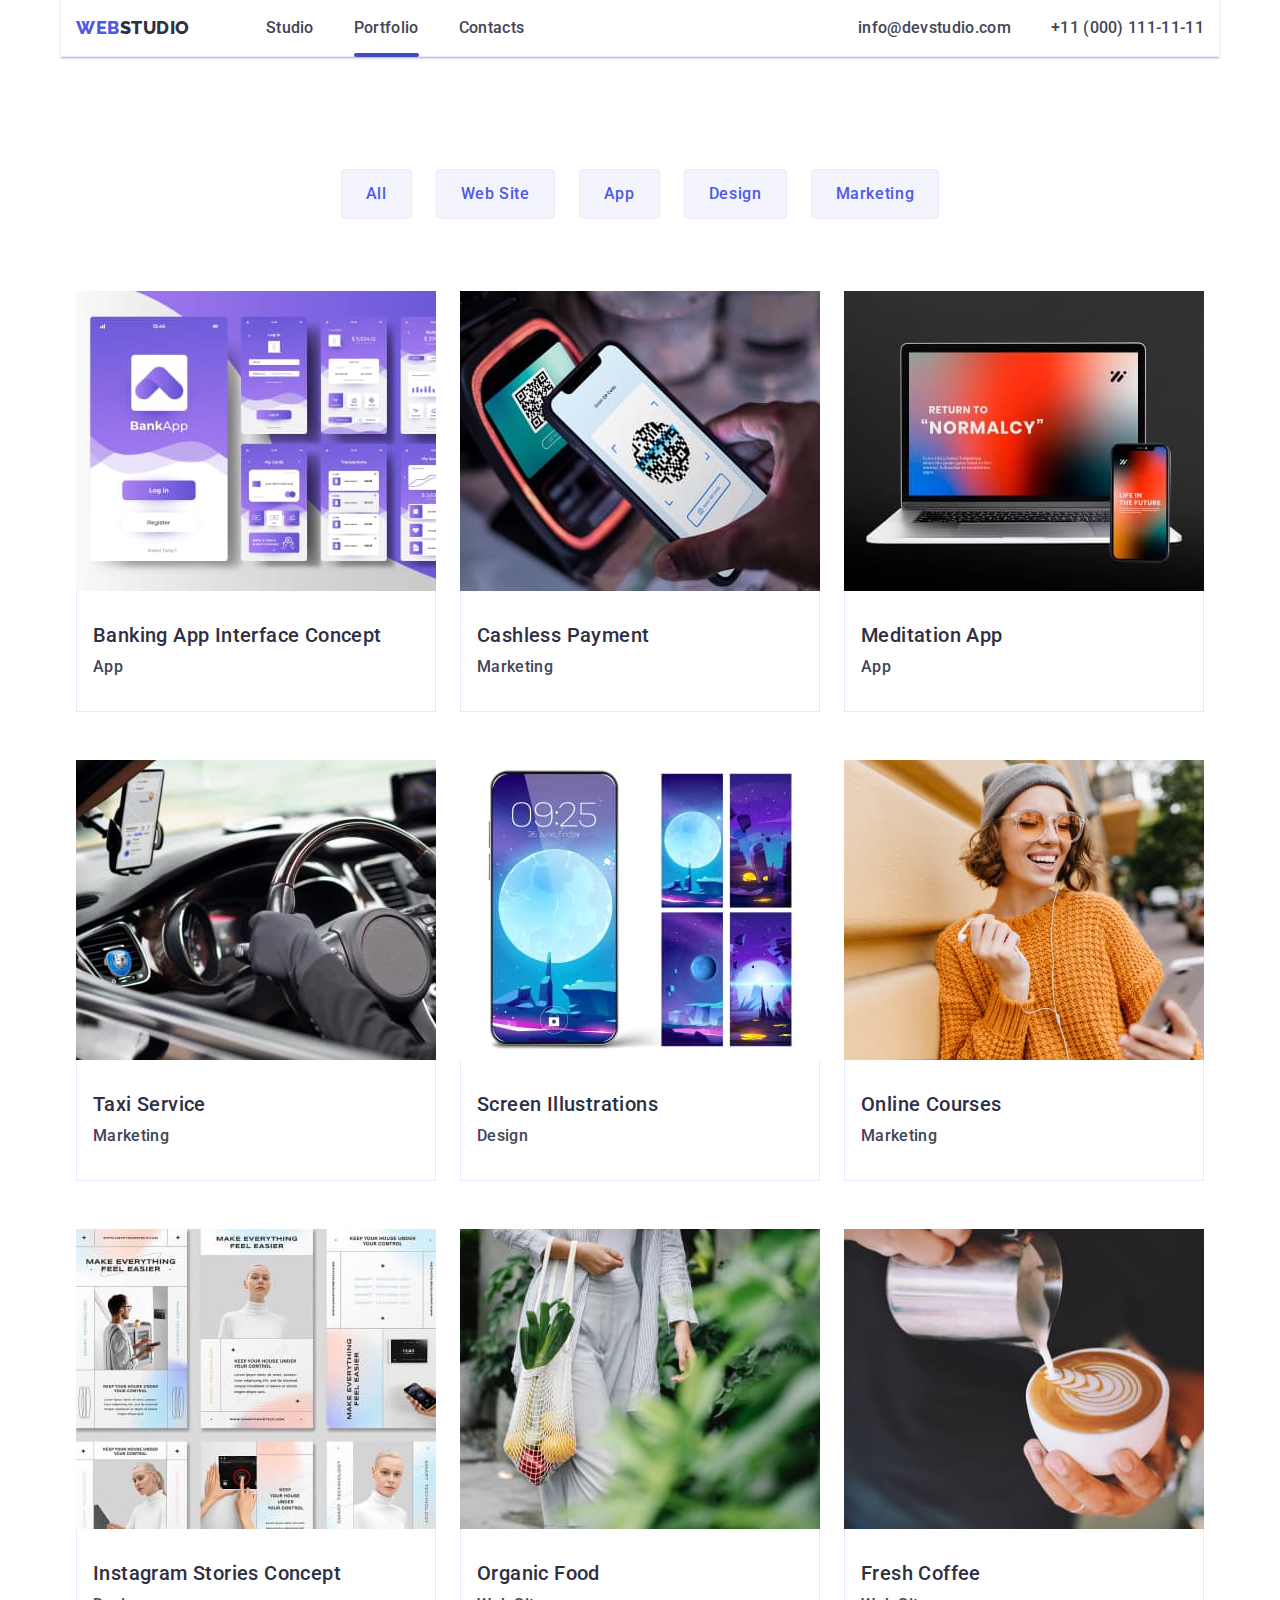
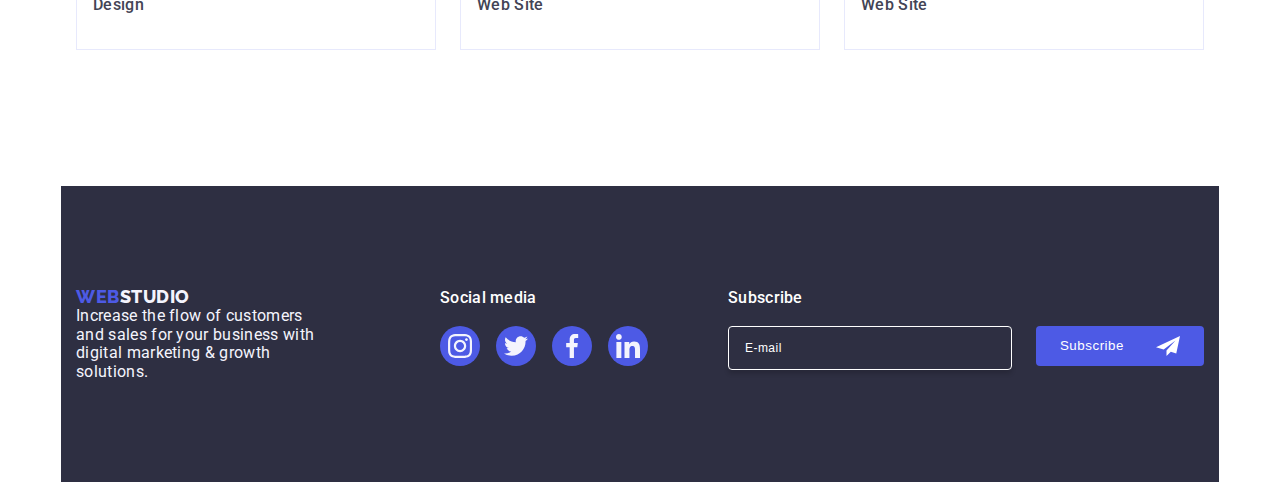
<file: portfolio.html>
<!DOCTYPE html>
<html lang="en">

<head>
  <meta charset="UTF-8" />
  <meta name="viewport" content="width=device-width, initial-scale=1.0" />
  <title>Portofolio</title>

  <link rel="stylesheet" href="https://cdnjs.cloudflare.com/ajax/libs/modern-normalize/2.0.0/modern-normalize.min.css"
    integrity="sha512-4xo8blKMVCiXpTaLzQSLSw3KFOVPWhm/TRtuPVc4WG6kUgjH6J03IBuG7JZPkcWMxJ5huwaBpOpnwYElP/m6wg=="
    crossorigin="anonymous" referrerpolicy="no-referrer" />
  <link rel="stylesheet" href="./css/styles.css" />
  <link rel="preconnect" href="https://fonts.googleapis.com" />
  <link rel="preconnect" href="https://fonts.gstatic.com" crossorigin />
  <link href="https://fonts.googleapis.com/css2?family=Raleway:wght@700&family=Roboto:wght@400;500;700;900&display=swap"
    rel="stylesheet" />
</head>

<body>
  <header class="header">
    <div class="header-div container">
      <nav class="nav">
        <a href="./index.html" class="logo-link link">
          Web<span class="logo-second-word">Studio</span></a>
        <ul class="list nav-menu">
          <li><a href="./index.html" class="nav-link link">Studio</a></li>
          <li>
            <a href="./portfolio.html" class="nav-link link studio-selected">Portfolio</a>
          </li>
          <li><a href="" class="nav-link link">Contacts</a></li>
        </ul>
      </nav>
      <!-- contact section -->

      <address class="address list">
        <ul class="list address-list">
          <li>
            <a href="mailto:info@devstudio.com" class="phone-email link">info@devstudio.com</a>
          </li>
          <li>
            <a href="tel:+110001111111" class="phone-email link">+11 (000) 111-11-11</a>
          </li>
        </ul>
      </address>
      <div class="ham-menu-div">
        <svg class="ham-menu-svg js-open-menu" xmlns="http://www.w3.org/2000/svg" width="32" height="22"
          viewBox="0 0 32 22" fill="none">
          <g clip-path="url(#clip0_297053_2156)">
            <path d="M1.34766 20.0431H30.8861M1.34766 10.7354H30.8861M1.34766 1.42773H30.8861" stroke="#2E2F42"
              stroke-width="3" stroke-linecap="round" stroke-linejoin="round" />
          </g>
          <defs>
            <clipPath id="clip0_297053_2156">
              <rect width="32" height="22" fill="white" />
            </clipPath>
          </defs>
        </svg>
      </div>
    </div>
  </header>

  <!-- button section -->
  <main>
    <section class="filter-section">
      <div class="portfolio-section-div container">
        <h1 class="visually-hidden">nu poate fi gol</h1>
        <ul class="list buttons-list">
          <li>
            <button type="button" class="button">All</button>
          </li>
          <li>
            <button type="button" class="button">Web Site</button>
          </li>
          <li>
            <button type="button" class="button">App</button>
          </li>
          <li>
            <button type="button" class="button">Design</button>
          </li>
          <li>
            <button type="button" class="button">Marketing</button>
          </li>
        </ul>

        <!-- pictures section -->

        <ul class="list portfolio-list">
          <li class="portfolio-list-list">
            <a href="" class="link portfolio-link">
              <div class="transition-portfolio-div">
                <img src="./images/imgapp-interface-1.jpg" alt="bank aplication" width="360" />
                <p class="transition-portfolio-paragraf">
                  14 Stylish and User-Friendly App Design Concepts · Task
                  Manager App · Calorie Tracker App · Exotic Fruit Ecommerce
                  App · Cloud Storage App
                </p>
              </div>
              <div class="portfolio-link-div">
                <h2 class="projects-name">Banking App Interface Concept</h2>
                <p class="projects-description">App</p>
              </div>
            </a>
          </li>
          <li class="portfolio-list-list">
            <a href="" class="link portfolio-link">
              <div class="transition-portfolio-div">
                <img src="./images/imgapp-payment-1.jpg" alt="phone aplication" width="360" />
                <p class="transition-portfolio-paragraf">
                  14 Stylish and User-Friendly App Design Concepts · Task
                  Manager App · Calorie Tracker App · Exotic Fruit Ecommerce
                  App · Cloud Storage App
                </p>
              </div>
              <div class="portfolio-link-div">
                <h2 class="projects-name">Cashless Payment</h2>
                <p class="projects-description">Marketing</p>
              </div>
            </a>
          </li>
          <li class="portfolio-list-list">
            <a href="" class="link portfolio-link">
              <div class="transition-portfolio-div">
                <img src="./images/imglaptopand-phone-1.jpg" alt="computer aplication" width="360" />
                <p class="transition-portfolio-paragraf">
                  14 Stylish and User-Friendly App Design Concepts · Task
                  Manager App · Calorie Tracker App · Exotic Fruit Ecommerce
                  App · Cloud Storage App
                </p>
              </div>
              <div class="portfolio-link-div">
                <h2 class="projects-name">Meditation App</h2>
                <p class="projects-description">App</p>
              </div>
            </a>
          </li>
          <li class="portfolio-list-list">
            <a href="" class="link portfolio-link">
              <div class="transition-portfolio-div">
                <img src="./images/imgtaxi-service-1.jpg" alt="inide the car" width="360" />
                <p class="transition-portfolio-paragraf">
                  14 Stylish and User-Friendly App Design Concepts · Task
                  Manager App · Calorie Tracker App · Exotic Fruit Ecommerce
                  App · Cloud Storage App
                </p>
              </div>
              <div class="portfolio-link-div">
                <h2 class="projects-name">Taxi Service</h2>
                <p class="projects-description">Marketing</p>
              </div>
            </a>
          </li>
          <li class="portfolio-list-list">
            <a href="" class="link portfolio-link">
              <div class="transition-portfolio-div">
                <img src="./images/imgscreen-illustration-1.jpg" alt="phone interface" width="360" />
                <p class="transition-portfolio-paragraf">
                  14 Stylish and User-Friendly App Design Concepts · Task
                  Manager App · Calorie Tracker App · Exotic Fruit Ecommerce
                  App · Cloud Storage App
                </p>
              </div>
              <div class="portfolio-link-div">
                <h2 class="projects-name">Screen Illustrations</h2>
                <p class="projects-description">Design</p>
              </div>
            </a>
          </li>
          <li class="portfolio-list-list">
            <a href="" class="link portfolio-link">
              <div class="transition-portfolio-div">
                <img src="./images/imgonline-courses-1.jpg" alt="persoana" width="360" />
                <p class="transition-portfolio-paragraf">
                  14 Stylish and User-Friendly App Design Concepts · Task
                  Manager App · Calorie Tracker App · Exotic Fruit Ecommerce
                  App · Cloud Storage App
                </p>
              </div>
              <div class="portfolio-link-div">
                <h2 class="projects-name">Online Courses</h2>
                <p class="projects-description">Marketing</p>
              </div>
            </a>
          </li>
          <li class="portfolio-list-list">
            <a href="" class="link portfolio-link">
              <div class="transition-portfolio-div">
                <img src="./images/imgconcept-1.jpg" alt="aplication interface" width="360" />
                <p class="transition-portfolio-paragraf">
                  14 Stylish and User-Friendly App Design Concepts · Task
                  Manager App · Calorie Tracker App · Exotic Fruit Ecommerce
                  App · Cloud Storage App
                </p>
              </div>
              <div class="portfolio-link-div">
                <h2 class="projects-name">Instagram Stories Concept</h2>
                <p class="projects-description">Design</p>
              </div>
            </a>
          </li>
          <li class="portfolio-list-list">
            <a href="" class="link portfolio-link">
              <div class="transition-portfolio-div">
                <img src="./images/imgorganic-food-1.jpg" alt="groceries" width="360" />
                <p class="transition-portfolio-paragraf">
                  14 Stylish and User-Friendly App Design Concepts · Task
                  Manager App · Calorie Tracker App · Exotic Fruit Ecommerce
                  App · Cloud Storage App
                </p>
              </div>
              <div class="portfolio-link-div">
                <h2 class="projects-name">Organic Food</h2>
                <p class="projects-description">Web Site</p>
              </div>
            </a>
          </li>
          <li class="portfolio-list-list">
            <a href="" class="link portfolio-link">
              <div class="transition-portfolio-div">
                <img src="./images/imgfresh-coffe-1.jpg" alt="coffe" width="360" />
                <p class="transition-portfolio-paragraf">
                  14 Stylish and User-Friendly App Design Concepts · Task
                  Manager App · Calorie Tracker App · Exotic Fruit Ecommerce
                  App · Cloud Storage App
                </p>
              </div>
              <div class="portfolio-link-div">
                <h2 class="projects-name">Fresh Coffee</h2>
                <p class="projects-description">Web Site</p>
              </div>
            </a>
          </li>
        </ul>
      </div>
    </section>
  </main>
  <!-- footer section -->
  <footer class="foooter-bg">
    <div class="footer-div container">

      <div class="footer-div-logo">
        <a href="./index.html" class="logo-link link">
          Web<span class="logo-second-word-footer">Studio</span></a>
        <p class="footer-text-portfolio">
          Increase the flow of customers and sales for your business with
          digital marketing & growth solutions.
        </p>
        <address></address>
      </div>
      <div class="social-media-div">
        <p class="social-media-text">Social media</p>
        <ul class="list footer-ul-list-svg">
          <li class="footer-list-svg">
            <a href="" class="footer-link-svg">
              <svg width="24" height="24" class="footer-svg">
                <use href="./images/icons.svg#instagram"></use>
              </svg>
            </a>
          </li>
          <li class="footer-list-svg">
            <a href="" class="footer-link-svg">
              <svg width="24" height="24" class="footer-svg">
                <use href="./images/icons.svg#twitter"></use>
              </svg>
            </a>
          </li>
          <li class="footer-list-svg">
            <a href="" class="footer-link-svg">
              <svg width="24" height="24" class="footer-svg">
                <use href="./images/icons.svg#facebook"></use>
              </svg>
            </a>
          </li>
          <li class="footer-list-svg">
            <a href="" class="footer-link-svg">
              <svg width="24" height="24" class="footer-svg">
                <use href="./images/icons.svg#linkedin"></use>
              </svg>
            </a>
          </li>
        </ul>
      </div>
      <div class="footer-subscribe">
        <p class="footer-subscribe-p">Subscribe</p>
        <form name="mailsub" class="footer-form">
          <label class="footer-label">
            <input name="subscription" type="email" placeholder="E-mail" class="footer-form-input" />
          </label>
          <button type="submit" class="subscribe-button">
            Subscribe
            <svg width="24" height="24" class="subscribe-svg">
              <use href="./images/icons.svg#airplane" class="subscribe-svg-svg"></use>
            </svg>
          </button>
        </form>
      </div>
    </div>
  </footer>
  <!-- Burger Menu -->
  <div class="burger-menu-div is-open js-menu-container">
    <button type="button" class="burger-menu-button js-close-menu">
      <svg xmlns="http://www.w3.org/2000/svg" width="8" height="8" viewBox="0 0 8 8" fill="none">
        <g clip-path="url(#clip0_628519_170)">
          <path
            d="M8 0.805714L7.19429 0L4 3.19429L0.805714 0L0 0.805714L3.19429 4L0 7.19429L0.805714 8L4 4.80571L7.19429 8L8 7.19429L4.80571 4L8 0.805714Z"
            fill="#2E2F42" />
        </g>
        <defs>
          <clipPath id="clip0_628519_170">
            <rect width="8" height="8" fill="white" />
          </clipPath>
        </defs>
      </svg>
    </button>
    <nav class="nav-burger-menu">
      <ul class="list nav-burger-menu-ul">
        <li class="nav-burger-menu-li">
          <a href="./index.html" class="link nav-burger-link">Studio</a>
        </li>
        <li>
          <a href="./portfolio.html" class="link nav-burger-link">Portfolio</a>
        </li>
        <li><a href="" class="link nav-burger-link">Contacts</a></li>
      </ul>
    </nav>
    <address class="burger-menu-address">
      <ul class="list burger-menu-address-ul">
        <li>
          <a href="tel:+110001111111" class="link burger-menu-address-link-phone">+11 (000) 111-11-11</a>
        </li>
        <li>
          <a href="mailto:info@devstudio.com" class="link burger-menu-address-link-mail">info@devstudio.com</a>
        </li>
      </ul>
    </address>
    <ul class="list burger-menu-media-ul">
      <li class="section-three-list-svg">
        <a href="" class="section-three-link-svg">
          <svg width="16" height="16" class="section-three-svg">
            <use href="./images/icons.svg#instagram"></use>
          </svg>
        </a>
      </li>
      <li class="section-three-list-svg">
        <a href="" class="section-three-link-svg">
          <svg width="16" height="16" class="section-three-svg">
            <use href="./images/icons.svg#twitter"></use>
          </svg>
        </a>
      </li>
      <li class="section-three-list-svg">
        <a href="" class="section-three-link-svg">
          <svg width="16" height="16" class="section-three-svg">
            <use href="./images/icons.svg#facebook"></use>
          </svg>
        </a>
      </li>
      <li class="section-three-list-svg">
        <a href="" class="section-three-link-svg">
          <svg width="16" height="16" class="section-three-svg">
            <use href="./images/icons.svg#linkedin"></use>
          </svg>
        </a>
      </li>
    </ul>
  </div>
  <script src="./mobile-menu.js"></script>
</body>

</html>
</file>
<file: css/styles.css>
:root {
  --color-white: white;
  --color-navy: #2e2f42;
  --color-slate: #434455;
  --color-cloud: #f4f4fd;
  --color-logo: #4d5ae5;
  --background-color: #2e2f42;
  --button-hover-color: #404bbf;
  --logo-font-family: "Raleway", sans-serif;
  --text-font-family: "Roboto", sans-serif;
}

body {
  font-family: var(--text-font-family);
  background-color: var(--color-white);
  color: var(--color-slate);
  width: fit-content;
  max-width: 1158px;
  margin: auto;
}

ul {
  padding: 0;
}
p {
  margin: 0;
}

h2 {
  margin: 0;
}

.link {
  text-decoration: none;
  font-weight: 500;
  line-height: 1.5;
  letter-spacing: 0.02em;
  color: var(--list-color);
}

.link:hover {
  color: #404bbf;
}
.link:focus {
  color: #404bbf;
}

.list {
  list-style: none;
}

img {
  display: block;
}

.container {
  /* width: 1158px; */
  margin: 0 auto;
  padding: 0 15px;
}

.header {
  border-bottom: 1px solid #e7e9fc;
  box-shadow: 0px 2px 1px rgba(46, 47, 66, 0.08),
    0px 1px 1px rgba(46, 47, 66, 0.16), 0px 1px 6px rgba(46, 47, 66, 0.08);
}

.header-div {
  display: flex;
  justify-content: space-between;
}

.nav {
  display: flex;
  align-items: center;
}

.nav-link {
  color: var(--color-navy);
  font-size: 16px;
  font-weight: 500;
  line-height: 150%;
  letter-spacing: 0.32px;
  padding: 24px 0;
  transition: color 250ms cubic-bezier(0.4, 0, 0.2, 1);
  color: var(--color-slate);
  position: relative;
  overflow: hidden;
}

.studio-selected::after {
  content: "";
  position: absolute;
  left: 0;
  bottom: 4px;
  height: 4px;
  width: 100%;
  background-color: #404bbf;
  border-radius: 2px;
}

.nav-link:hover .nav-link:focus {
  color: var(--button-hover-color);
}

.nav-menu {
  display: flex;
  gap: 40px;
}

.logo-link {
  color: var(--color-logo);
  font-family: var(--logo-font-family);
  font-size: 18px;
  font-weight: 800;
  line-height: 1.17;
  letter-spacing: 0.54px;
  text-transform: uppercase;
  margin-right: 76px;
  display: inline-block;
}

.logo-second-word {
  color: var(--color-navy);
}

.address {
  color: var(--color-slate);
  font-size: 16px;
  font-style: normal;
  line-height: 150%;
  letter-spacing: 0.32px;
}

.address-list {
  display: flex;
  gap: 40px;
  padding-left: 251px;
}

.address:hover .address:focus {
  color: var(--color-cloud);
}

.ham-menu-div {
  display: none;
}

.title_section {
  margin: auto;
  background-color: var(--color-navy);
  padding: 188px 0;
  background-image: linear-gradient(
      rgba(46, 47, 66, 0.7),
      rgba(46, 47, 66, 0.7)
    ),
    url(../images/background-image.jpg);
  max-width: 1440px;
  background-repeat: no-repeat;
  background-position: center;
  background-size: cover;
}

.title-efectiv-solution {
  color: var(--color-white);
  text-align: center;
  font-size: 56px;
  font-weight: 700;
  line-height: 107.143%;
  letter-spacing: 1.12px;
  max-width: 496px;
  margin: auto;
  padding-bottom: 48px;
}

.book_service_button {
  background-color: #4d5ae5;
  font-family: "Roboto", sans-serif;
  font-weight: 500;
  font-size: 16px;
  line-height: 1.5;
  letter-spacing: 0.04em;
  color: #ffffff;
  cursor: pointer;
  display: block;
  min-width: 169px;
  height: 56px;
  border: none;
  border-radius: 4px;
  margin: auto;
  transition: background-color 250ms cubic-bezier(0.4, 0, 0.2, 1);
}

.book_service_button:hover {
  background-color: #404bbf;
}
.book_service_button:focus {
  background-color: #404bbf;
}

.button {
  font-family: "Roboto", sans-serif;
  font-weight: 500;
  font-size: 16px;
  line-height: 1.5;
  letter-spacing: 0.04em;
  color: #4d5ae5;
  background-color: #f4f4fd;

  cursor: pointer;
  padding: 12px 24px;
  border: 1px solid #e7e9fc;
  border-radius: 4px;
  transition: color 250ms cubic-bezier(0.4, 0, 0.2, 1),
    background-color 250ms cubic-bezier(0.4, 0, 0.2, 1),
    border-color 250ms cubic-bezier(0.4, 0, 0.2, 1),
    box-shadow 250ms cubic-bezier(0.4, 0, 0.2, 1);
}

.button:hover {
  background-color: #404bbf;
  color: #ffffffff;
  border: 1px solid transparent;
  box-shadow: 0px 3px 1px rgba(0, 0, 0, 0.1), 0px 2px 1px rgba(0, 0, 0, 0.08),
    0px 2px 2px rgba(0, 0, 0, 0.12);
}
.button:focus {
  background-color: #404bbf;
  color: #ffffffff;
  border: 1px solid transparent;
  box-shadow: 0px 3px 1px rgba(0, 0, 0, 0.1), 0px 2px 1px rgba(0, 0, 0, 0.08),
    0px 2px 2px rgba(0, 0, 0, 0.12);
}

.portfolio-list {
  display: flex;
  flex-wrap: wrap;
  column-gap: 24px;
  row-gap: 48px;
  justify-content: center;
}

.portfolio-link {
  width: calc((100%-48px) / 3);
  display: block;
  transition: box-shadow 250ms cubic-bezier(0.4, 0, 0.2, 1);
}

.portfolio-link:hover {
  box-shadow: 0px 1px 6px rgba(46, 47, 66, 0.08),
    0px 1px 1px rgba(46, 47, 66, 0.16), 0px 2px 1px rgba(46, 47, 66, 0.08);
}

.portfolio-link:focus {
  box-shadow: 0px 1px 6px rgba(46, 47, 66, 0.08),
    0px 1px 1px rgba(46, 47, 66, 0.16), 0px 2px 1px rgba(46, 47, 66, 0.08);
}

.portfolio-link:hover .transition-portfolio-paragraf {
  transform: translateY(0%);
}

.portfolio-link:focus .transition-portfolio-paragraf {
  transform: translateY(0%);
}

.transition-portfolio-div {
  position: relative;
  overflow: hidden;
}

.transition-portfolio-paragraf {
  position: absolute;
  top: 0;
  font-size: 16px;
  line-height: 1.5;
  letter-spacing: 0.02em;
  color: var(--color-cloud);
  padding: 40px 32px;
  background-color: #4d5ae5;
  height: 100%;
  width: 100%;
  transform: translateY(100%);
  transition: transform 250ms cubic-bezier(0.4, 0, 0.2, 1);
}

.portfolio-link-div {
  padding: 32px 16px;
  border: 1px solid #e7e9fc;
  border-top: none;
}

.section-one-icons {
  display: flex;
  justify-content: center;
  align-items: center;
  width: 264px;
  height: 112px;
  border-radius: 4px;
  background: #f4f4fd;
  margin-bottom: 8px;
}

.section-one-svg {
  width: 64px;
  height: 64px;
}

.section-one {
  padding: 120px 0;
}

.visually-hidden {
  position: absolute;
  width: 1px;
  height: 1px;
  margin: -1px;
  border: 0;
  padding: 0;

  white-space: nowrap;
  clip-path: inset(100%);
  clip: rect(0 0 0 0);
  overflow: hidden;
}

.section-one-list {
  display: flex;
  gap: 24px;
}

.section-one-list-child {
  width: 100%;
  min-width: 264px;
}

.feature-title {
  font-size: 20px;
  font-weight: 500;
  line-height: 120%;
  letter-spacing: 0.4px;
  color: var(--color-navy);
  margin-bottom: 8px;
}

.paragraf_item-section-two {
  font-size: 16px;
  line-height: 150%;
  letter-spacing: 0.32px;
  color: var(--color-slate);
}

.paragraf_item {
  font-size: 16px;
  line-height: 150%;
  letter-spacing: 0.32px;
  color: var(--color-slate);
  text-align: center;
}

.what-are-we-doing-section {
  padding-bottom: 120px;
}

.what-we-do-title {
  font-size: 36px;
  font-weight: 700;
  line-height: 111.111%;
  letter-spacing: 0.72px;
  text-align: center;
  text-transform: capitalize;
  color: var(--color-navy);
  margin-bottom: 72px;
}

.section-two-list {
  display: flex;
  gap: 24px;
}

.section-two-images {
  min-width: 264;
}

.our_team_section {
  background-color: var(--color-cloud);
  padding: 120px 0;
}

.our-team {
  font-size: 36px;
  font-weight: 700;
  line-height: 111.111%;
  letter-spacing: 0.72px;
  text-align: center;
  text-transform: capitalize;
  color: var(--color-navy);
  margin-bottom: 72px;
}

.our-team-list {
  display: flex;
  gap: 24px;
}

/* .images {
  width: calc((100%-72px) / 4);
  border-radius: 0px 0px 4px 4px;
} */

.name-and-post {
  padding: 32px 0;
  display: flex;
  width: 264px;
  flex-direction: column;
  justify-content: center;
  align-items: center;
  gap: 8px;
}

.names {
  font-size: 20px;
  font-weight: 500;
  line-height: 120%;
  letter-spacing: 0.4px;
  color: var(--color-navy);
  text-align: center;
  margin-bottom: 8px;
}

.specialization {
  font-size: 16px;
  line-height: 1.5;
  letter-spacing: 0.02em;
  color: var(--color-slate);
  text-align: center;
}

.section-three-ul-list-svg {
  display: flex;
  justify-content: center;
  gap: 24px;
}

.our-team-list-svg {
  width: 40px;
  height: 40px;
}

.section-three-link-svg {
  height: 100%;
  width: 100%;
  background-color: #4d5ae5;
  border-radius: 50%;
  display: flex;
  align-items: center;
  justify-content: center;
  transition: background-color 250ms cubic-bezier(0.4, 0, 0.2, 1);
}

.section-three-link-svg:hover {
  background-color: #404bbf;
}

.section-three-link-svg:focus {
  background-color: #404bbf;
}

.section-three-svg {
  fill: #f4f4fd;
  width: 16px;
  height: 16px;
}

.image-background {
  background-color: var(--color-white);
  width: calc((100%-72px) / 4);
  border-radius: 0px 0px 4px 4px;
  box-shadow: 0px 2px 1px 0px rgba(46, 47, 66, 0.08),
    0px 1px 1px 0px rgba(46, 47, 66, 0.16),
    0px 1px 6px 0px rgba(46, 47, 66, 0.08);
}

.section-five {
  padding-top: 120px;
  padding-bottom: 120px;
}

.section-five-title {
  color: #2e2f42;
  text-align: center;

  margin-bottom: 72px;
  font-family: var(--text-font-family);
  font-size: 36px;
  font-style: normal;
  font-weight: 700;
  line-height: 111.111%;
  letter-spacing: 0.72px;
  text-transform: capitalize;
}

.section-five-ul-list {
  display: flex;
  gap: 24px;
}

.section-five-list {
  width: 168px;
  height: 88px;
}

.section-five-link {
  width: 100%;
  height: 100%;
  border-radius: 4px;
  border: 1px solid #8e8f99;
  display: flex;
  align-items: center;
  justify-content: center;
  color: #8e8f99;
  transition: border-color 250ms cubic-bezier(0.4, 0, 0.2, 1),
    color 250ms cubic-bezier(0.4, 0, 0.2, 1);
}

.section-five-link:hover {
  border-color: #404bbf;
  color: #404bbf;
}

.section-five-link:focus {
  border-color: #404bbf;
  color: #404bbf;
}

.section-five-svg {
  width: 104px;
  height: 56px;
  fill: currentColor;
}

.foooter-bg {
  background-color: var(--background-color);
  padding: 100px 0;
}

.footer-div {
  display: flex;
  align-items: baseline;
}

.footer-div-logo {
  margin-right: 120px;
}
.footer-text {
  font-size: 16px;
  line-height: 1.5;
  letter-spacing: 0.32px;
  color: var(--color-cloud);
  max-width: 264px;
}

.social-media-text {
  margin-bottom: 16px;
  font-family: Roboto;
  font-size: 16px;
  font-style: normal;
  font-weight: 500;
  line-height: 1.5;
  letter-spacing: 0.02em;
  color: #ffffffff;
}

.footer-ul-list-svg {
  display: flex;
  justify-content: center;
  gap: 16px;
}

.footer-list-svg {
  width: 40px;
  height: 40px;
}

.footer-link-svg {
  width: 100%;
  height: 100%;
  background-color: #4d5ae5;
  border-radius: 50%;
  display: flex;
  align-items: center;
  justify-content: center;
  transition: background-color 250ms cubic-bezier(0.4, 0, 0.2, 1);
}

.footer-link-svg:hover {
  background-color: #31d0aa;
}

.footer-link-svg:focus {
  background-color: #31d0aa;
}

.footer-svg {
  fill: #f4f4fd;
  width: 24px;
  height: 24px;
}

.footer-text-portfolio {
  font-size: 16px;
  line-height: 1.17;
  letter-spacing: 0.32px;
  color: var(--color-cloud);
  max-width: 264px;
}

.logo-second-word-footer {
  color: var(--color-cloud);
}

.filter-section {
  padding-top: 96px;
  padding-bottom: 120px;
}

.buttons-list {
  display: flex;
  justify-content: center;
  flex-wrap: wrap;
  gap: 24px;
  margin-bottom: 72px;
}

.button-filter {
  font-family: var(--text-font-family);
  color: #4d5ae5;
  font-size: 16px;
  font-weight: 500;
  line-height: 150%;
  letter-spacing: 0.64px;
  background-color: var(--color-cloud);
  cursor: pointer;
}

.button-filter:hover .button-filter:focus {
  color: #ffffffff;
  background-color: #404bbf;
}

.projects-name {
  color: var(--color-navy);
  font-weight: 500;
  font-size: 20px;
  line-height: 1.2;
  letter-spacing: 0.02em;
  margin-bottom: 8px;
}

.projects-description {
  color: var(--color-slate);
  font-size: 16px;
  line-height: 1.5;
  letter-spacing: 0.02em;
}

.phone-email {
  color: var(--color-slate);
  line-height: 1.5;
  letter-spacing: 0.02em;
  transition: color 250ms cubic-bezier(0.4, 0, 0.2, 1);
}

.phone-email:hover .phone-email:focus {
  background-color: var(--button-hover-color);
}

.modal-div {
  position: fixed;
  top: 0;
  left: 0;
  width: 100%;
  height: 100%;
  background-color: rgba(46, 47, 66, 0.4);
  transition: opacity 250ms cubic-bezier(0.4, 0, 0.2, 1),
    visibility 250ms cubic-bezier(0.4, 0, 0.2, 1);
}

.is-hidden {
  opacity: 0;
  visibility: hidden;
  pointer-events: none;
}

.is-open {
  opacity: 0;
  visibility: hidden;
  pointer-events: none;
}

.modal-container {
  position: absolute;
  top: 50%;
  left: 50%;
  transform: translate(-50%, -50%) scale(1);
  width: 408px;
  min-height: 584px;
  background: #fcfcfc;
  border-radius: 4px;
  transition: transform 250ms cubic-bezier(0.4, 0, 0.2, 1);
  box-shadow: 0px 2px 1px 0px rgba(0, 0, 0, 0.2),
    0px 1px 3px 0px rgba(0, 0, 0, 0.12), 0px 1px 1px 0px rgba(0, 0, 0, 0.14);
  padding: 72px 24px 24px 24px;
}

.modal-button {
  border: 1px solid rgba(0, 0, 0, 0.1);
  position: absolute;
  top: 24px;
  right: 24px;
  width: 24px;
  height: 24px;
  border-radius: 50%;
  display: flex;
  align-items: center;
  justify-content: center;
  background-color: #e7e9fc;
  padding: 0;
  cursor: pointer;
  transition: background-color 250ms cubic-bezier(0.4, 0, 0.2, 1),
    border 250ms cubic-bezier(0.4, 0, 0.2, 1);
}

.modal-button:hover {
  background-color: #404bbf;
  border: none;
  fill: #ffffff;
}

.modal-button:focus {
  background-color: #404bbf;
  border: none;
  fill: #ffffff;
}

.modal-svg {
  transition: fill 250ms cubic-bezier(0.4, 0, 0.2, 1);
}

.modal-p {
  color: #2e2f42;
  text-align: center;
  font-family: Roboto;
  font-size: 16px;
  font-style: normal;
  font-weight: 500;
  line-height: 150%;
  letter-spacing: 0.32px;
  margin-bottom: 16px;
}

.modal-div-name {
  margin-bottom: 8px;
}

.modal-label-name {
  font-size: 12px;
  line-height: 1.17;
  letter-spacing: 0.04em;
  color: #8e8f99;
  display: block;
  margin-bottom: 4px;
}

.modal-label-div {
  position: relative;
}

.modal-input-name {
  width: 100%;
  height: 40px;
  border: 1px solid rgba(46, 47, 66, 0.4);
  border-radius: 4px;
  background-color: transparent;
  padding-left: 38px;
  outline: transparent;
  transition: border-color 250ms cubic-bezier(0.4, 0, 0.2, 1);
}

.modal-input-name:focus {
  border-color: #4d5ae5;
}

.modal-input-name-svg {
  position: absolute;
  left: 16px;
  top: 50%;
  transform: translateY(-50%);
  transition: fill 250ms cubic-bezier(0.4, 0, 0.2, 1);
}

.modal-input-name:focus + .modal-input-name-svg {
  fill: #4d5ae5;
}

.modal-div-textarea {
  margin-bottom: 16px;
}

.modal-textarea {
  transition: border-color 250ms cubic-bezier(0.4, 0, 0.2, 1);
  width: 100%;
  height: 120px;
  font-size: 12px;
  line-height: 1.17;
  letter-spacing: 0.04em;
  color: rgba(46, 47, 66, 0.4);
  border: 1px solid rgba(46, 47, 66, 0.4);
  border-radius: 4px;
  background-color: transparent;
  padding: 8px 16px;
  outline: transparent;
  resize: none;
}

.modal-textarea:focus {
  border-color: #4d5ae5;
}

.modal-div-checkbox {
  margin-bottom: 24px;
}

.modal-label-checkbox {
  display: block;
  font-size: 12px;
  line-height: 1.17;
  letter-spacing: 0.04em;
  color: #8e8f99;
}

.checkbox-span {
  width: 16px;
  height: 16px;
  border: 1px solid rgba(46, 47, 66, 0.4);
  border-radius: 2px;
  display: inline-flex;
  align-items: center;
  justify-content: center;
  fill: transparent;
  transition: background-color 250ms cubic-bezier(0.4, 0, 0.2, 1),
    border 250ms cubic-bezier(0.4, 0, 0.2, 1),
    fill 250ms cubic-bezier(0.4, 0, 0.2, 1);
}

.privacy-link {
  color: #4d5ae5;
}

.moadal-form-button {
  font-family: "Roboto", sans-serif;
  display: block;
  min-width: 169px;
  height: 56px;
  font-size: 16px;
  font-weight: 500;
  line-height: 1.5;
  letter-spacing: 0.04em;
  color: #ffffff;
  cursor: pointer;
  background-color: #4d5ae5;
  border: none;
  border-radius: 4px;
  margin: auto;
  transition: background-color 250ms cubic-bezier(0.4, 0, 0.2, 1);
}

.footer-subscribe {
  margin-left: 80px;
}

.footer-subscribe-p {
  color: #fff;
  font-family: Roboto;
  font-size: 16px;
  font-style: normal;
  font-weight: 500;
  line-height: 150%;
  letter-spacing: 0.32px;
  margin-bottom: 16px;
}

.footer-form {
  display: flex;
  gap: 24px;
}

.footer-form-input {
  width: 264px;
  height: 40px;
  background-color: transparent;
  border-radius: 4px;
  border: 1px solid #fff;
  box-shadow: 0px 4px 4px 0px rgba(0, 0, 0, 0.15);
  padding-left: 16px;
  font-size: 12px;
  line-height: 1.5;
  letter-spacing: 0.04em;
  color: #ffffff;
}

.subscribe-button {
  display: flex;
  background-color: #4d5ae5;
  color: #ffffff;
  display: inline-flex;
  padding: 8px 24px;
  justify-content: center;
  align-items: center;
  gap: 16px;
  min-width: 165px;
  height: 40px;
  cursor: pointer;
  font-weight: 500;
  line-height: 1.5;
  letter-spacing: 0.04em;
  border: none;
  border-radius: 4px;
}

.subscribe-button:hover,
.subscribe-button:focus {
  background-color: #404bbf;
}

.subscribe-svg {
  margin-left: 16px;
  fill: #ffffff;
}

::placeholder {
  color: #ffffff;
}

input:checked + .modal-label-checkbox span:first-child {
  background-color: #404bbf;
  border: none;
  fill: #f4f4fd;
}

.burger-menu-div {
  /* width: 428px; */
  display: none;
}

@media screen and (429px <= width <= 768px) {
  .container {
    width: auto;
  }

  .header-div {
    /* display: flex; */
    margin: 0 auto;
    /* justify-content: space-between; */
  }

  .logo-link {
    margin: 0;
  }
  .nav-menu {
    display: none;
  }

  .address {
    display: none;
  }

  .ham-menu-div {
    display: flex;
    padding: 16px 0px 16px 0px;
    align-items: center;
  }

  .ham-menu-svg {
    cursor: pointer;
    gap: 56px;
  }

  .hero-page {
    display: flex;
    padding: 112px 0px 124px 0px;
  }

  .page-title {
    padding-bottom: 36px;
  }

  .section-one {
    display: flex;
    padding: 96px 0;
  }

  .section-one-icons {
    display: none;
  }

  .section-one-list {
    /* display: flex; */
    flex-wrap: wrap;
    justify-content: center;
  }

  .section-one-list-child {
    width: 100%;
    max-width: 356px;
  }

  .feature-title {
    max-width: 264px;
    font-family: Roboto;
    font-size: 36px;
    font-style: normal;
    font-weight: 700;
    line-height: 111.111%;
    letter-spacing: 0.72px;
    text-transform: capitalize;
  }

  .paragraf_item-section-two {
    max-width: 100%;
    color: #434455;
    font-family: Roboto;
    font-size: 16px;
    font-style: normal;
    font-weight: 500;
    line-height: 150%;
    letter-spacing: 0.32px;
  }

  .section-two {
    display: none;
  }

  .section-three {
    display: flex;
    padding: 96px 0;
  }

  .our-team-list {
    /* display: flex; */
    flex-wrap: wrap;
    align-items: center;
    justify-content: center;
  }

  .section-five {
    display: flex;
    padding: 96px 0px;
  }

  .section-five-ul-list {
    /* display: flex; */
    flex-wrap: wrap;
    justify-content: center;
    align-items: center;
  }
  .what-are-we-doing-section {
    padding-bottom: 120px;
    display: none;
  }
  .foooter-bg {
    display: flex;
    padding: 96px 0;
    margin: 0;
  }

  .footer-div {
    flex-wrap: wrap;
    justify-content: space-evenly;
    align-items: center;
  }

  .footer-div-logo {
    margin: 0;
    /* margin-left: 108px; */
    /* margin-right: 24px;
    margin-bottom: 72px; */
  }

  .footer-subscribe {
    margin: 72px 0px 0px 0px;
  }

  .footer-form {
    display: flex;
    flex-wrap: wrap;
    justify-content: center;
    align-items: center;
  }

  .modal-div {
    max-width: 768px;
  }

  .burger-menu-div {
    display: block;
    position: fixed;
    top: 0;
    left: 0;
    width: 100%;
    height: 100%;
    background-color: white;
    transition: opacity 250ms cubic-bezier(0.4, 0, 0.2, 1),
      visibility 250ms cubic-bezier(0.4, 0, 0.2, 1);
  }
  .burger-menu-button {
    border: 1px solid rgba(0, 0, 0, 0.1);
    position: absolute;
    top: 24px;
    right: 24px;
    width: 24px;
    height: 24px;
    border-radius: 50%;
    display: flex;
    align-items: center;
    justify-content: center;
    padding: 0;
    cursor: pointer;
    transition: background-color 250ms cubic-bezier(0.4, 0, 0.2, 1),
      border 250ms cubic-bezier(0.4, 0, 0.2, 1);
  }

  .nav-burger-menu-ul {
    margin: 80px 0px 284px 40px;
    display: inline-flex;
    flex-direction: column;
    gap: 40px;
  }

  .nav-burger-link {
    color: #2e2f42;
    font-family: Roboto;
    font-size: 36px;
    font-style: normal;
    font-weight: 700;
    line-height: 111.111%;
    letter-spacing: 0.72px;
    text-transform: capitalize;
  }

  .nav-burger-link:hover,
  .nav-burger-link:focus {
    color: #404bbf;
  }

  .burger-menu-address-ul {
    margin: 0px 0px 48px 40px;
    display: inline-flex;
    flex-direction: column;
    gap: 40px;
  }

  .burger-menu-address-link-phone {
    color: #4d5ae5;
    font-family: Roboto;
    font-size: 36px;
    font-style: normal;
    font-weight: 700;
    line-height: 111.111%;
    letter-spacing: 0.72px;
    text-transform: capitalize;
  }

  .burger-menu-address-link-mail {
    color: #434455;

    font-family: Roboto;
    font-size: 20px;
    font-style: normal;
    font-weight: 500;
    line-height: 120%;
    letter-spacing: 0.4px;
  }

  .burger-menu-media-ul {
    display: flex;
    justify-content: center;
    gap: 56px;
  }

  .portfolio-link {
    width: 356px;
  }
}

@media screen and (max-width: 428px) {
  .container {
    width: auto;
  }

  .header-div {
    max-width: 428px;
    justify-content: space-between;
  }

  .logo-link {
    margin: 0;
  }
  .nav-menu {
    display: none;
  }

  .address {
    display: none;
  }

  .ham-menu-div {
    display: flex;
    padding: 16px 0px 16px 0px;
    align-items: center;
  }

  .ham-menu-svg {
    cursor: pointer;
    gap: 56px;
  }

  .hero-page {
    display: flex;
    padding: 112px 0px 112px 0px;
  }

  .page-title {
    padding-bottom: 72px;
    color: #fff;
    text-align: center;
    font-family: Roboto;
    font-size: 36px;
    font-style: normal;
    font-weight: 700;
    line-height: 111.111%;
    letter-spacing: 0.72px;
    text-transform: capitalize;
    margin: 0;
  }

  .section-one {
    display: flex;
    padding: 96px 0px;
  }

  .section-one-icons {
    display: none;
  }

  .section-one-list {
    flex-wrap: wrap;
  }

  .feature-title {
    /* max-width: 264px; */
    font-family: Roboto;
    font-size: 36px;
    font-style: normal;
    font-weight: 700;
    line-height: 111.111%;
    letter-spacing: 0.72px;
    text-transform: capitalize;
    text-align: center;
    margin: 0;
  }

  .paragraf_item-section-two {
    max-width: 100%;
    color: #434455;
    font-family: Roboto;
    font-size: 16px;
    font-style: normal;
    font-weight: 500;
    line-height: 150%;
    letter-spacing: 0.32px;
  }

  .section-two {
    display: none;
  }

  .section-three {
    display: flex;
    padding: 96px 0px;
  }

  .our-team-list {
    flex-direction: column;
    align-items: center;
    justify-content: center;
  }

  .section-five {
    display: flex;
    padding: 96px 0px;
  }
  .what-are-we-doing-section {
    padding-bottom: 120px;
    display: none;
  }
  .section-five-ul-list {
    flex-wrap: wrap;
    justify-content: center;
    align-items: center;
  }

  .foooter-bg {
    max-width: 428px;
    display: flex;
    padding: 96px 0px;
  }

  .footer-div {
    width: 100%;
    align-items: center;
    flex-direction: column;
  }

  .footer-div-logo {
    text-align: center;
    margin: 0;
  }

  .footer-div-logo a {
    margin: 0;
    text-align: center;
  }

  .footer-text {
    padding-top: 16px;
  }

  .social-media-div {
    align-items: center;
  }

  .social-media-text {
    padding-top: 72px;
    text-align: center;
  }

  .footer-subscribe-p {
    padding-top: 72px;
    text-align: center;
  }

  .footer-form {
    display: flex;
    flex-direction: column;
    align-items: center;
    max-width: 398px;
  }

  .footer-subscribe {
    max-width: 398px;
    margin-left: 0;
  }

  .footer-form-input {
    max-width: 100%;
  }

  .burger-menu-div {
    display: block;
    position: fixed;
    top: 0;
    left: 0;
    width: 100%;
    height: 100%;
    background-color: white;
    transition: opacity 250ms cubic-bezier(0.4, 0, 0.2, 1),
      visibility 250ms cubic-bezier(0.4, 0, 0.2, 1);
  }

  .burger-menu-button {
    border: 1px solid rgba(0, 0, 0, 0.1);
    position: absolute;
    top: 24px;
    right: 24px;
    width: 24px;
    height: 24px;
    border-radius: 50%;
    display: flex;
    align-items: center;
    justify-content: center;
    padding: 0;
    cursor: pointer;
    transition: background-color 250ms cubic-bezier(0.4, 0, 0.2, 1),
      border 250ms cubic-bezier(0.4, 0, 0.2, 1);
  }

  .nav-burger-menu-ul {
    margin: 80px 0px 284px 40px;
    display: inline-flex;
    flex-direction: column;
    gap: 40px;
  }

  .nav-burger-link {
    color: #2e2f42;
    font-family: Roboto;
    font-size: 36px;
    font-style: normal;
    font-weight: 700;
    line-height: 111.111%;
    letter-spacing: 0.72px;
    text-transform: capitalize;
  }

  .nav-burger-link:hover,
  .nav-burger-link:focus {
    color: #404bbf;
  }

  .burger-menu-address-ul {
    margin: 0px 0px 48px 40px;
    display: inline-flex;
    flex-direction: column;
    gap: 40px;
  }

  .burger-menu-address-link-phone {
    color: #4d5ae5;
    font-family: Roboto;
    font-size: 36px;
    font-style: normal;
    font-weight: 700;
    line-height: 111.111%;
    letter-spacing: 0.72px;
    text-transform: capitalize;
  }

  .burger-menu-address-link-mail {
    color: #434455;

    font-family: Roboto;
    font-size: 20px;
    font-style: normal;
    font-weight: 500;
    line-height: 120%;
    letter-spacing: 0.4px;
  }

  .burger-menu-media-ul {
    display: flex;
    justify-content: center;
    gap: 56px;
  }

  .modal-div {
    max-width: 428px;
  }
}
@media screen and (416px <= width <= 501px) {
  .footer-subscribe {
    display: flex;
    flex-direction: column;
    align-items: center;
  }
}
</file>
